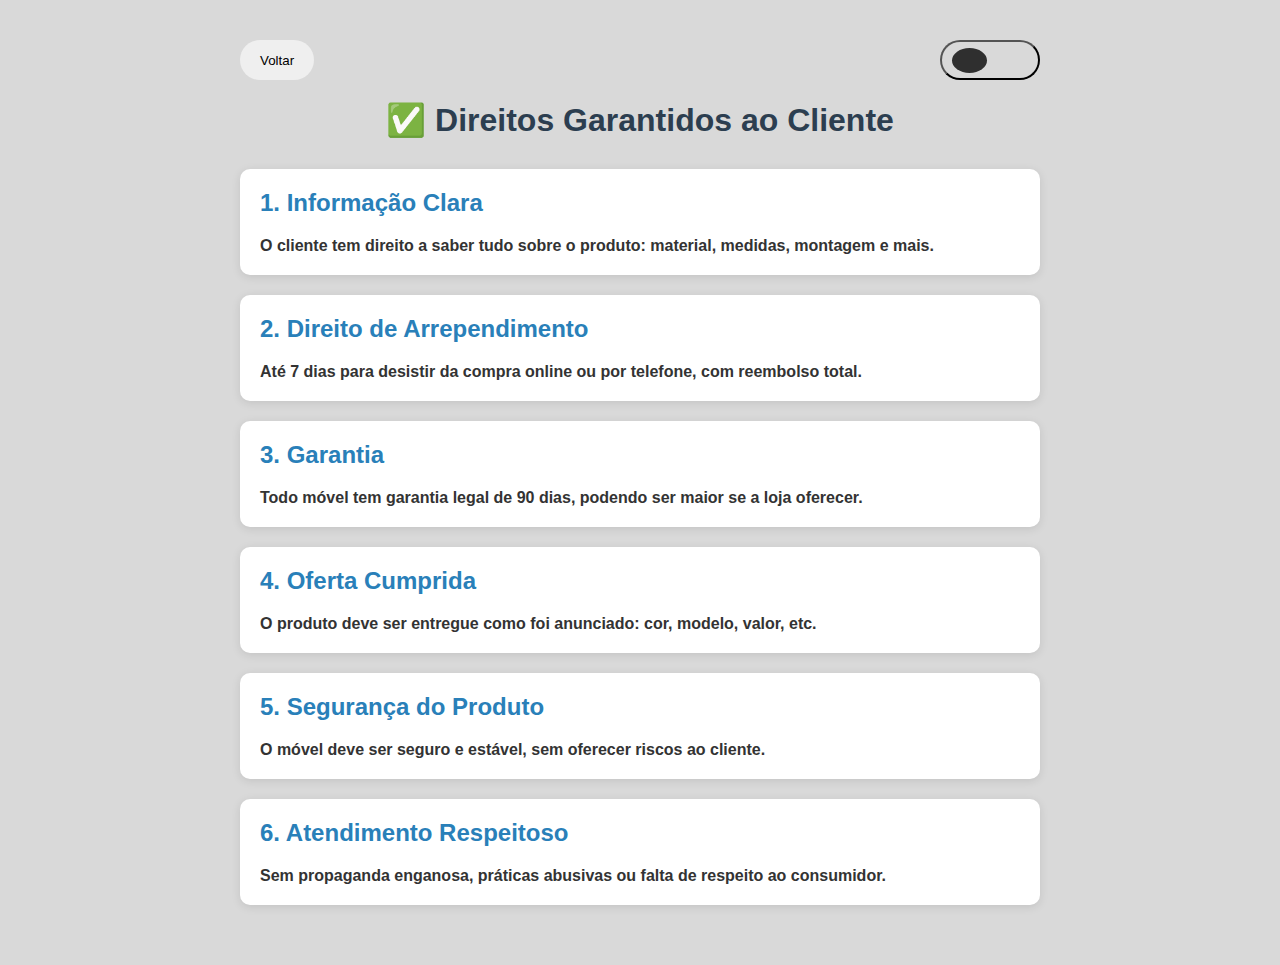
<file: direitos.html>
<!DOCTYPE html>
<html lang="pt-br">
<head>
  <meta charset="UTF-8">
  <meta name="viewport" content="width=device-width, initial-scale=1">
  <title>Direitos do Cliente</title>
  <link rel="shortcut icon" href="favicon-32x32.png" type="j/png">
  <link rel="stylesheet" href="direitosCSS.css">
</head>
<body>
<header>
  <nav class="botões">
    <button class="bvoltar" onclick="window.location.href = 'index.html'">Voltar</button>
    <button class="OnOff">
      <div class="circle"></div>
    </button>
  </nav>
</header>
  <h1>✅ Direitos Garantidos ao Cliente</h1>
<main>
  <div class="card">
    <h2>1. Informação Clara</h2>
    <p>O cliente tem direito a saber tudo sobre o produto: material, medidas, montagem e mais.</p>
  </div>


  <div class="card">
    <h2>2. Direito de Arrependimento</h2>
    <p>Até 7 dias para desistir da compra online ou por telefone, com reembolso total.</p>
  </div>

  <div class="card">
    <h2>3. Garantia</h2>
    <p>Todo móvel tem garantia legal de 90 dias, podendo ser maior se a loja oferecer.</p>
  </div>


  <div class="card">
    <h2>4. Oferta Cumprida</h2>
    <p>O produto deve ser entregue como foi anunciado: cor, modelo, valor, etc.</p>
  </div>


  <div class="card">
    <h2>5. Segurança do Produto</h2>
    <p>O móvel deve ser seguro e estável, sem oferecer riscos ao cliente.</p>
  </div>


  <div class="card">
    <h2>6. Atendimento Respeitoso</h2>
    <p>Sem propaganda enganosa, práticas abusivas ou falta de respeito ao consumidor.</p>
  </div>
</main>
<script src="direitos.js"></script>
</body>
</html>
</file>
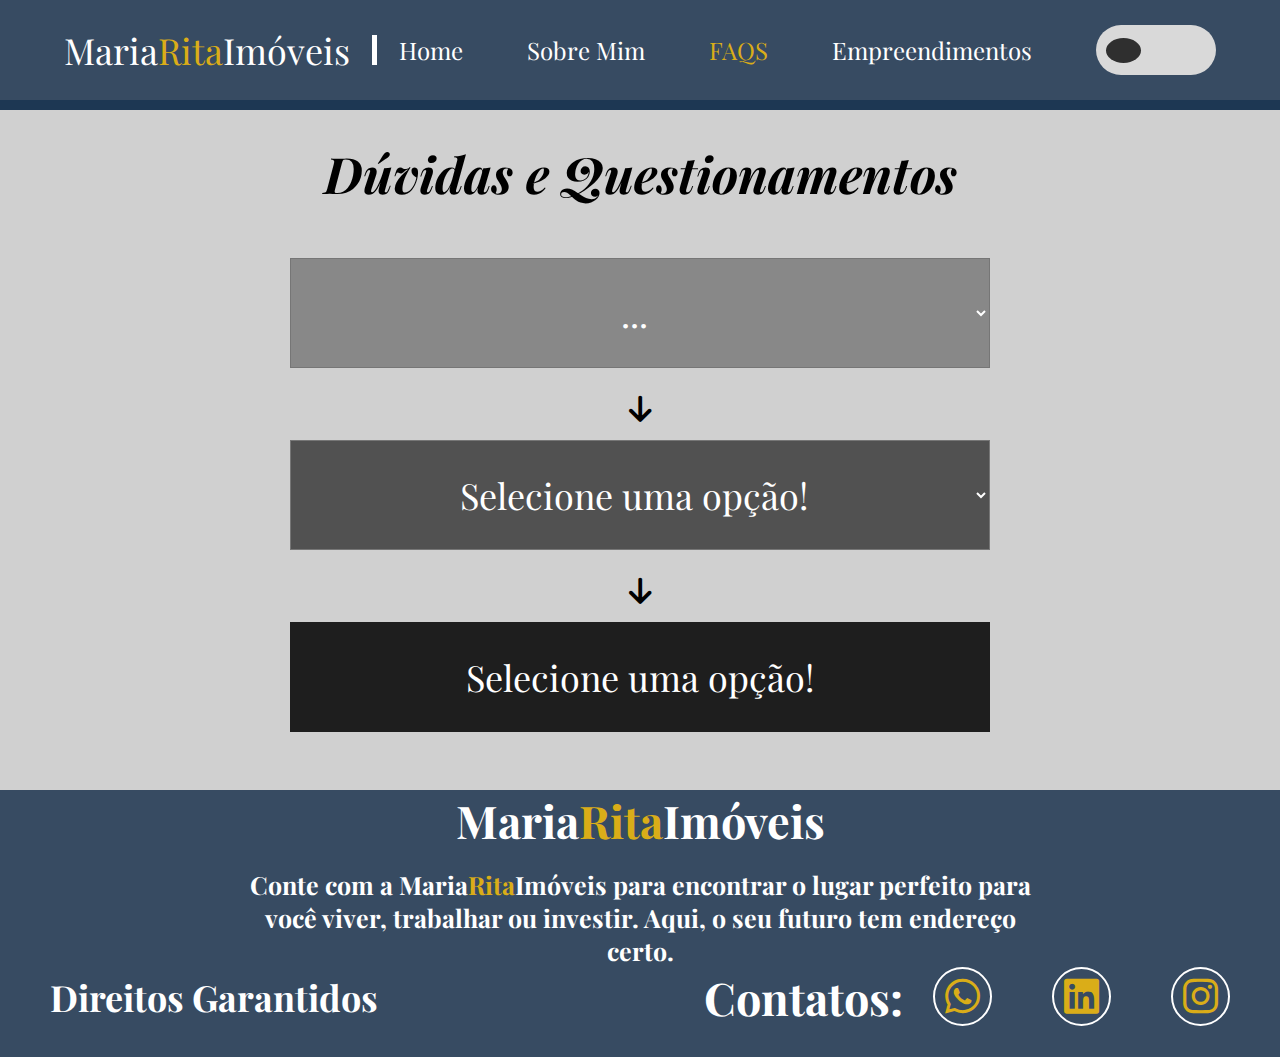
<file: FAQS.html>
<!DOCTYPE html>
<html lang="pt-br">
<head>
    <meta charset="UTF-8">
    <meta name="viewport" content="width=device-width, initial-scale=1.0">
    <title>MariaRitaImóveis - FAQS</title>
    <!--Importando o FontsAwesome-->
    <link rel="stylesheet" href="https://cdnjs.cloudflare.com/ajax/libs/font-awesome/6.7.2/css/all.min.css" integrity="sha512-Evv84Mr4kqVGRNSgIGL/F/aIDqQb7xQ2vcrdIwxfjThSH8CSR7PBEakCr51Ck+w+/U6swU2Im1vVX0SVk9ABhg==" crossorigin="anonymous" referrerpolicy="no-referrer" />
    <link rel="stylesheet" href="FAQSstyle.css">
    <link rel="shortcut icon" href="favicon-32x32.png" type="j/png">
</head>
<body>
    <header>
        <nav class="navbar">
            <button class="botton" onclick="Ative()"><i class="fa-solid fa-bars"></i></button>
            <div class="logo">
                <h2 id="loguinho">Maria<g>Rita</g>Imóveis</h2>
            </div>
            <div id="retangle"></div>
            <div id="selecao" class="selection">
                <button class="botton" onclick="Ative()"><i class="fa-solid fa-xmark"></i></button>
                <a class="primeiro" href="index.html">Home</a>
                <a class="primeiro" href="sobremim.html">Sobre Mim</a><!--O "g" serve para demarcar qual página está!!!-->
                <a class="primeiro" href=""><g>FAQS</g></a>
                <a class="primeiro" href="index.html">Empreendimentos</a>
                <botton onclick="DarkMode()">
                    <div id="OnOff">
                        <div id="circle"></div>
                    </div>
                </botton>
            </div>
        </nav>
        <div id="barraAzul"></div>
    </header>
    <main>
        <div id="all">
            <em>
                <h1 id="uau">Dúvidas e Questionamentos</h1>
            </em>
            <section>
                <select name="FAQS" id="FAQS">
                    <option value="opcao1">...</option>
                    <option value="opcao1">Sobre Financiamento e Compra</option>
                    <option value="opcao3">Sobre a Empresa</option>
                </select>
            </section>
            <i class="fa-solid fa-arrow-down"></i>
            <section>
                <select name="Quem" id="option2">
                    <option value="">Selecione uma opção!</option>
                </select>
            </section>
            <i class="fa-solid fa-arrow-down"></i>
            <section>
                <p id="option3">Selecione uma opção!</p>
            </section>
        </div><!--Esse all é o conteúdo da sua página, TODO sem excessão, então coloque tudo tirando a navbar dentro dele.-->
        <div class="rodape">
            <strong>
                <h2 id="Mariaritas">Maria<g>Rita</g>Imóveis</h2>
            </strong>
            <h2 id="descrod">Conte com a Maria<g>Rita</g>Imóveis para encontrar o lugar perfeito para você viver, trabalhar ou investir. Aqui, o seu futuro tem endereço certo.</h2>
            <div id="Contatos">
                <a href="direitos.html">Direitos Garantidos</a>
                <div class="co">
                    <h2>Contatos:</h2>
                    <div class="icones">
                        <a href="https://wa.me/557187069019 " target="_blank"><i class="fa-brands fa-whatsapp"></i></a>
                        <a href="https://www.linkedin.com/in/maria-rita-da-leal-bb1487162/" target="_blank"><i class="fa-brands fa-linkedin"></i></a>
                        <a href="https://www.instagram.com/mariarita.leal/" target="_blank"><i class="fa-brands fa-instagram"></i></a>
                    </div>
                </div>
            </div>
        </div>
    </main>
    <script src="FAQSscript.js"></script>
</body>
</html>
</file>
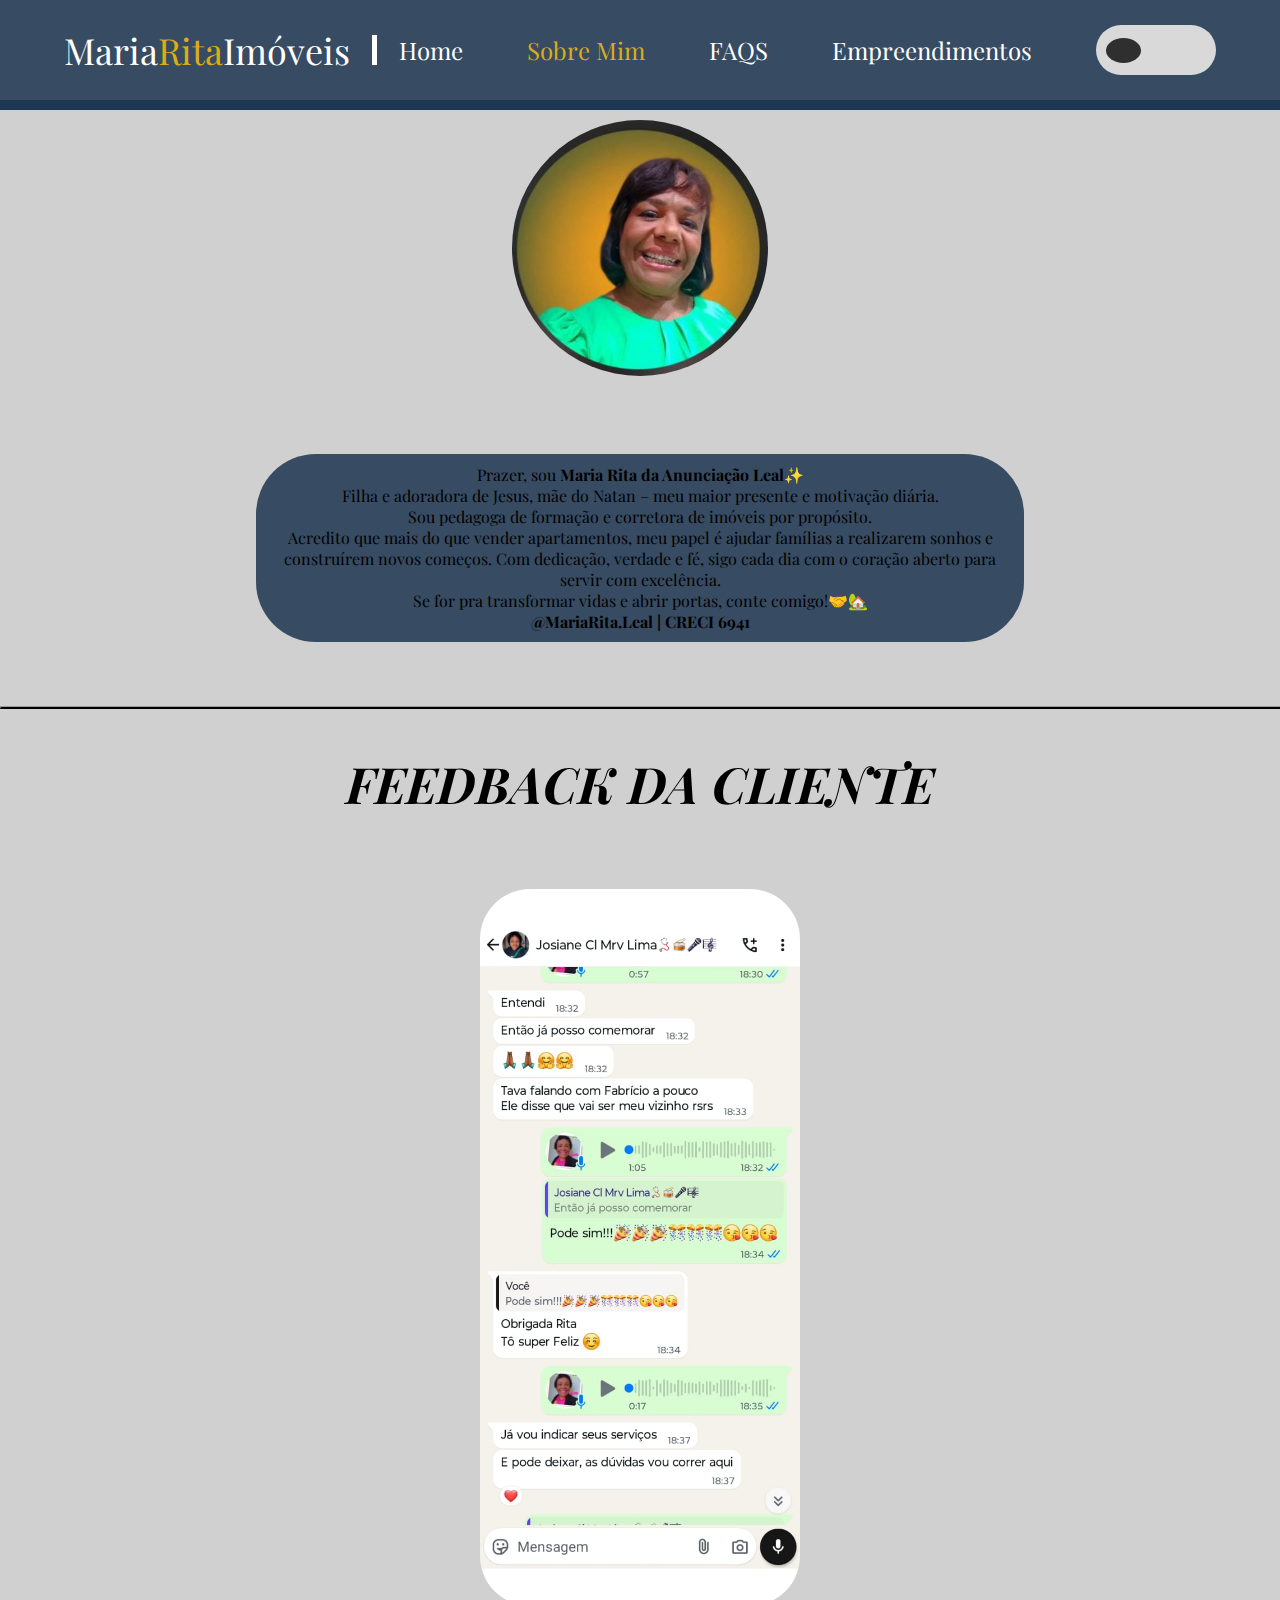
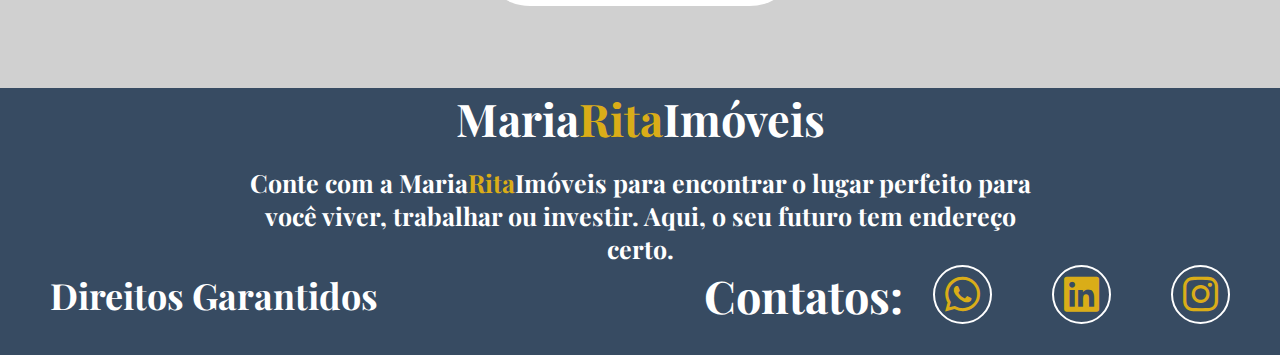
<file: sobremim.html>
<!DOCTYPE html>
<html lang="en">
<head>
    <meta charset="UTF-8">
    <meta name="viewport" content="width=device-width, initial-scale=1.0">
    <link rel="stylesheet" href="https://cdnjs.cloudflare.com/ajax/libs/font-awesome/6.7.2/css/all.min.css" integrity="sha512-Evv84Mr4kqVGRNSgIGL/F/aIDqQb7xQ2vcrdIwxfjThSH8CSR7PBEakCr51Ck+w+/U6swU2Im1vVX0SVk9ABhg==" crossorigin="anonymous" referrerpolicy="no-referrer" />
    <link rel="stylesheet" href="LucasCSS.css">
    <link rel="shortcut icon" href="favicon-32x32.png" type="j/png">
    <title>Sobre mim</title>
</head>
<body>

<!--inicio barra de navegação--> 

<header>
    <nav class="navbar">
        <button class="botton" onclick="Ative()"><i class="fa-solid fa-bars"></i></button>
    
        <div class="logo">
            <h2 id="loguinho">Maria<g>Rita</g>Imóveis</h2>
        </div>
        <div id="retangle"></div>
        <div id="selecao" class="selection">
            <button class="botton" onclick="Ative()"><i class="fa-solid fa-xmark"></i></button>
            <a class="primeiro" href="index.html">Home</a>
            <a class="primeiro" href=""><g>Sobre Mim</g></a><!--O "g" serve para demarcar qual página está!!!-->
            <a class="primeiro" href="FAQS.html">FAQS</a>
            <a class="primeiro" href="index.html">Empreendimentos</a>
            <botton onclick="DarkMode()">
                <div id="OnOff">
                    <div id="circle"></div>
                </div>
            </botton>
        </div>
    </nav>
    <div id="barraAzul"></div>
</header>

<!--fim barra de navegação--> 
<div id="all">


    <main>
        <section class="sobre mim">
<!--inicio imagem--> 
        
        <div class="img">
            <img id="img-perfil" src="foto.jpg" alt="Foto de perfil da Maria Rita"
            width="404px"; height="368px" >
        </div>

<!--fim imagem--> 

<!--inicio texto--> 

        <article>
            <div id="textin" class="texto">
                <p>
                    Prazer, sou <strong>Maria Rita da Anunciação Leal</strong>✨ <br>
                    Filha e adoradora de Jesus, mãe do Natan – meu maior presente e motivação diária. <br>
                    Sou pedagoga de formação e corretora de imóveis por propósito. <br>
            
                    Acredito que mais do que vender apartamentos, meu papel é ajudar famílias a realizarem sonhos e construírem novos começos.
                     Com dedicação, verdade e fé, sigo cada dia com o coração aberto para servir com excelência. <br>
            
                    Se for pra transformar vidas e abrir portas, conte comigo!🤝🏡 <br>
                        <strong>@MariaRita.Leal | CRECI 6941</strong>
                </p>
            </div>
        </article>

<!--fim texto--> 

<!--inicio linha separação--> 

        <hr>

<!--fim linha separação--> 
    
<!--inicio texto feedback--> 

        <div class="texto-feedback">
            <h2>
                FEEDBACK DA CLIENTE
            </h2>
        </div>

<!--FIM texto feedback--> 

<!--inicio feedbacks--> 

        <div class="feedback">
            <img src="avaliacao.jpg" alt="Feedback da cliente"
            wi>
        </div>
      
<!--fim respostas--> 

<!--inicio rodapé--> 

</div><!--Esse all é o conteúdo da sua página, TODO sem excessão, então coloque tudo tirando a navbar dentro dele.-->
<footer class="rodape">
    <h2 id="Mariaritas">Maria<g>Rita</g>Imóveis</h2>
    <h2 id="descrod">Conte com a Maria<g>Rita</g>Imóveis para encontrar o lugar perfeito para você viver, trabalhar ou investir. Aqui, o seu futuro tem endereço certo.</h2>
    <div id="Contatos">
        <a href="direitos.html">Direitos Garantidos</a>
        <div class="co">
            <h2>Contatos:</h2>
            <div class="icones">
                <a href="https://wa.me/557187069019 " target="_blank"><i class="fa-brands fa-whatsapp"></i></a>
                <a href="https://www.linkedin.com/in/maria-rita-da-leal-bb1487162/" target="_blank"><i class="fa-brands fa-linkedin"></i></a>
                <a href="https://www.instagram.com/mariarita.leal/" target="_blank"><i class="fa-brands fa-instagram"></i></a>
            </div>
        </div>
    </div>
</footer>

<!--fim rodapé--> 

    </section>
   </main>
 </header>
 <script src="LucasJs.js"></script>
</body>
</html>
</file>
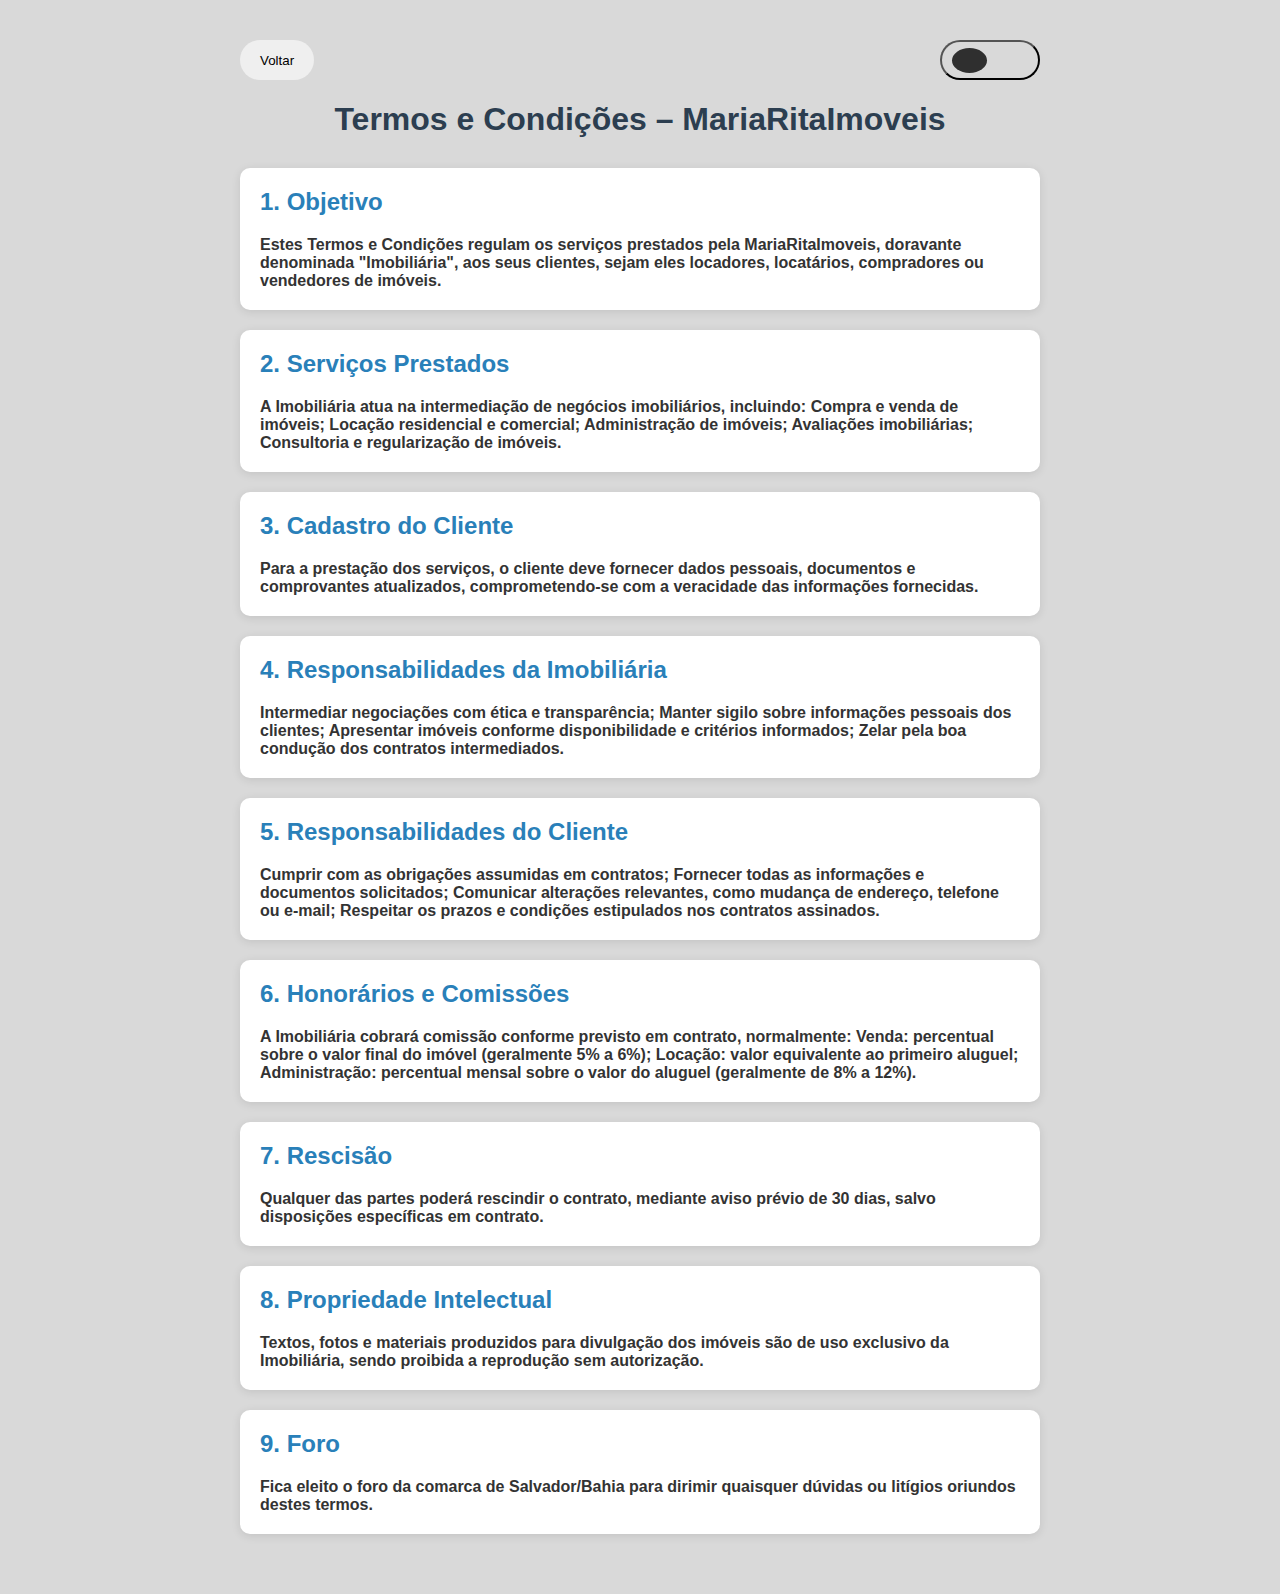
<file: TermosECondições.html>
<!DOCTYPE html>
<html lang="pt-br">
<head>
  <meta charset="UTF-8">
  <meta name="viewport" content="width=device-width, initial-scale=1">
  <link rel="shortcut icon" href="favicon-32x32.png" type="j/png">
  <title>MariaRitaImoveis - Termos e Condições</title>
  <link rel="stylesheet" href="direitosCSS.css">
</head>
<body>

  <div class="botões">
    <button class="bvoltar" onclick="window.location.href = 'index.html'">Voltar</button>
    <button class="OnOff">
      <div class="circle"></div>
    </button>
  </div>

  <h1>Termos e Condições – MariaRitaImoveis</h1>

  <div class="card">
    <h2>1. Objetivo</h2>
    <p>Estes Termos e Condições regulam os serviços prestados pela MariaRitaImoveis, doravante denominada "Imobiliária", aos seus clientes, sejam eles locadores, locatários, compradores ou vendedores de imóveis.</p>
  </div>

  <div class="card">
    <h2>2. Serviços Prestados</h2>
    <p>A Imobiliária atua na intermediação de negócios imobiliários, incluindo:

        Compra e venda de imóveis;
        
        Locação residencial e comercial;
        
        Administração de imóveis;
        
        Avaliações imobiliárias;
        
        Consultoria e regularização de imóveis.</p>
  </div>

  <div class="card">
    <h2>3. Cadastro do Cliente</h2>
    <p>Para a prestação dos serviços, o cliente deve fornecer dados pessoais, documentos e comprovantes atualizados, comprometendo-se com a veracidade das informações fornecidas.</p>
  </div>

  <div class="card">
    <h2>4. Responsabilidades da Imobiliária</h2>
    <p>Intermediar negociações com ética e transparência;

        Manter sigilo sobre informações pessoais dos clientes;
        
        Apresentar imóveis conforme disponibilidade e critérios informados;
        
        Zelar pela boa condução dos contratos intermediados.</p>
  </div>

  <div class="card">
    <h2>5. Responsabilidades do Cliente</h2>
    <p>Cumprir com as obrigações assumidas em contratos;

        Fornecer todas as informações e documentos solicitados;
        
        Comunicar alterações relevantes, como mudança de endereço, telefone ou e-mail;
        
        Respeitar os prazos e condições estipulados nos contratos assinados.</p>
  </div>

  <div class="card">
    <h2>6. Honorários e Comissões</h2>
    <p>A Imobiliária cobrará comissão conforme previsto em contrato, normalmente:

        Venda: percentual sobre o valor final do imóvel (geralmente 5% a 6%);
        
        Locação: valor equivalente ao primeiro aluguel;
        
        Administração: percentual mensal sobre o valor do aluguel (geralmente de 8% a 12%).</p>
  </div>

  <div class="card">
    <h2>7. Rescisão</h2>
    <p>Qualquer das partes poderá rescindir o contrato, mediante aviso prévio de 30 dias, salvo disposições específicas em contrato.</p>
  </div>

  <div class="card">
    <h2>8. Propriedade Intelectual</h2>
    <p>Textos, fotos e materiais produzidos para divulgação dos imóveis são de uso exclusivo da Imobiliária, sendo proibida a reprodução sem autorização.</p>
  </div>

  <div class="card">
    <h2>9. Foro</h2>
    <p>Fica eleito o foro da comarca de Salvador/Bahia para dirimir quaisquer dúvidas ou litígios oriundos destes termos.</p>
  </div>

<script src="direitos.js"></script>
</body>
</html>
</file>
<file: direitosCSS.css>
:root{
  --color-segundaria: #DAAD18;
  --color-rei: #374B62;
  --color-whitesimilar: #D9D9D9;
  --color-blacksimilar: #2F2F2F;
  --color-barra: #1D3753;
  --color-azul: #202070;
}

body {
    font-family: Arial, sans-serif;
    background: var(--color-whitesimilar);
    color: #333;
    padding: 40px;
    max-width: 800px;
    margin: auto;
    transition: 250ms;
    font-weight: 600;
  }
.botões{
  display: flex;
  justify-content: space-between
}
  h1 {
    color: #2c3e50;
    text-align: center;
    margin-bottom: 30px;
  }
  .card {
    background: white;
    border-radius: 10px;
    padding: 20px;
    margin-bottom: 20px;
    box-shadow: 0 2px 10px rgba(0,0,0,0.1);
    transition: 250ms;
  }
  .card h2 {
    color: #2980b9;
    margin-top: 0;
    transition: 250ms;
  }
  .card p {
    margin: 0;
    transition: 250ms;
  }

  /* Dark Mode */

  .card.DarkMode{
    background: rgb(54, 61, 65);
  }

  h1.DarkMode{
    color: #8d98d4;
  }
  .card p.DarkMode{
    color: #f9f9f9;
  }
  .card h2.DarkMode{
    color: #8092e5;
  }
  body.DarkMode{
    background: #252a2b;
  }
.bvoltar{
  border-radius: 30px;
  border: none;
  cursor: pointer;
  padding: 10px;
  padding-left: 20px;
  padding-right: 20px;
  transition: 250ms;
}
.bvoltar:hover{
  scale: 1.2;
}
  .OnOff{
    background-color: var(--color-whitesimilar);
    width: 100px;
    height: 40px;
    border-radius: 50px;
    display: flex;
    align-items: center;
    padding: 5px 10px;
    justify-content: left;
    transition: 0.8s;
    cursor: pointer;
}
.circle{
    background-color: var(--color-blacksimilar);
    width: 35px;
    height: 25px;
    border-radius: 50%;
    transition: 250ms;
}

.OnOff.OnOn{
  background-color: var(--color-blacksimilar);
  width: 100px;
  height: 40px;
  border-radius: 50px;
  display: flex;
  align-items: center;
  padding: 5px 10px;
  justify-content: left;
  transition: 0.8s;
}
.circle.CircleOn{
  background-color: rgb(138, 138, 138);
  width: 35px;
  height: 25px;
  border-radius: 50%;
  transform: translateX(40px);
}
</file>
<file: FAQSstyle.css>
@import url('https://fonts.googleapis.com/css2?family=Playfair+Display:ital,wght@0,400..900;1,400..900&display=swap');
*{
    margin: 0;
    padding: 0;
}
:root{
    --color-segundaria: #DAAD18;
    --color-rei: #374B62;
    --color-barra: #1D3753;
}
h1{
    font-size: 50px;
    margin-top: 30px;
    color: black;
    text-align: center;
}
.navbar{
    color: white;
    background-color: var(--color-rei);
    display: flex;
    flex-direction: row;
    align-items: center;
    justify-content: space-between;
    position: sticky;
    top: 0;
    height: 100px;
    padding: 0 5% 0 5%;
    font-family: "Playfair Display", serif;
    z-index: 51;
}
.preto-mode{
    color: black !important;
}
.preto-mode:hover{
    color: var(--color-segundaria) !important;
    transform: scale(1.2);
}
.navbar h2,h3{
    font-weight: 400;
}
body{
    font-family: "Playfair Display", serif;
    background-color: #D0D0D0;
    transition: 0.8s;
}
#barraAzul{
    width: 100%;
    height: 10px;
    background-color: var(--color-barra);
    position: sticky;
    top: 100px;
    z-index: 50;
}
.DarkMode{
    background-color: rgb(20, 20, 20);
}
.navbar h2{
    font-size: 36px;
}
.navbar a{
    font-size: 24px;
    color: white;
    text-decoration: none;
    transition: 0.5s;
}
.navbar a:hover{
    color: var(--color-segundaria);
    transform: scale(1.2);
}
.navbar g{
    color: var(--color-segundaria);
}
#retangle{
    background-color: white;
    width: 5px;
    height: 30px;
    transition: 0.8s;
}
#OnOff{
    background-color: #D9D9D9;
    width: 100px;
    height: 40px;
    border-radius: 50px;
    display: flex;
    align-items: center;
    padding: 5px 10px;
    justify-content: left;
    transition: 0.8s;
}
#all i{
    font-size: 30px;
    margin: 0;
}
#circle{
    background-color: #2F2F2F;
    width: 35px;
    height: 25px;
    border-radius: 50%;
}
.selection{
    display: flex;
    flex-direction: row;
    gap: 4em;
    align-items: center;
}
.logo{
    margin: 0;
}
.botton{
    display: none;
}
.botton i{
    font-size: 25px;
    border: 0;
    border-color: transparent;
    background-color: var(--color-rei);
    color: white;
}
#all{
    display: flex;
    flex-direction: column;
    align-items: center;
    justify-content: center;
    gap: 1em;
}
select, p{
    color: white;
    font-family: "Playfair Display", serif;
    font-size: 36px;
    width: 700px;
    height: 110px;
    text-align: center;
    place-content: center;
    margin-bottom: 10px;
}
.resposta{
    color: white;
    font-family: "Playfair Display", serif;
    font-size: 24px;
    width: 700px;
    height: 300px;
    text-align: center;
    place-content: initial;
}
.resposta2{
    color: white;
    font-family: "Playfair Display", serif;
    font-size: 24px;
    width: 700px;
    height: 400px;
    text-align: center;
    place-content: initial;
}
.resposta1{
    color: white;
    font-family: "Playfair Display", serif;
    font-size: 24px;
    width: 700px;
    height: 500px;
    text-align: center;
    place-content: initial;
}
#FAQS{
    background-color: #888888;
    margin-top: 5%;
}
#option2{
    background-color: #515151;
}
#option3{
    background-color: #1E1E1E;
}
@keyframes darkmodeactive {
        from{justify-content: left;}
        to{justify-content: right;}
}
.rodape{
    background-color: var(--color-rei);
    width: 100%;
    display: flex;
    flex-direction: column;
    justify-content: center;
    text-align: center;
    padding-bottom: 30px;
    margin-top: 3em;
}
#Contatos{
    display: flex;
    flex-direction: row;
    align-items: center;
    font-size: 30px;
    justify-content: space-between;
    margin-inline: 50px;
    align-items: center;
}
.co{
    display: flex;
    flex-direction: row;
    gap: 1em;
}
#Contatos h2{
    color: white;
}
#Contatos a:hover{
    transform: scale(1.1);
    color: var(--color-segundaria);
    transition: 0.5s;
}
#Contatos a{
    color: white;
    text-decoration: none;
    font-size: 36px;
    font-weight: 700;
}
.icones{
    display: flex;
    flex-direction: row;
    gap: 2em;
}
.icones i{
    font-size: 40px;
    border-radius: 50%;
    border: 2px solid white;
    padding: 10px;
    line-height: 35px;
    color: var(--color-segundaria);
    transition: 0.8s;
}
.icones i:hover{
    transform: scale(1.2);
    color: white;
    border-color: var(--color-segundaria);
}
#descrod{
    margin: auto;
    color: white;
    font-size: 25px;
    width: 800px;
}
.rodape g{
    color: var(--color-segundaria);
}
#Mariaritas{
    color: white;
    font-size: 45px;
    margin-bottom: 2vh;
}
@media screen and (max-width: 768px) and (min-width: 426px) {
    .botton{
        display: block;
        border: 0;
    }
    .selection{
        position: fixed;
        flex-direction: column;
        height: 100%;
        width: 60vw;
        margin-left: -100vw;
        top: 30px;
        animation-duration: 1s;
        z-index: 51;
        background-color: var(--color-rei);
        gap: 3em;
    }
     #FAQS, #option2, #option3{
        transform: scale(0.7);
    }
    .co{
        display: flex;
        flex-direction: column;
    }
    #descrod{
        transform: scale(0.7);
    }
    #Contatos{
        margin: 0;
    }
    #retangle{
        display: none;
    }
    @keyframes animacao {
        from{
            margin-left: -100vw;
        }
        to{
            margin-left: -10vw;
        }
    }
}
@media screen and (max-width: 425px) and (min-width: 376px) {
    .botton{
        display: block;
        border: 0;
    }
    .selection{
        position: fixed;
        flex-direction: column;
        height: 100%;
        width: 55vw;
        margin-left: -100vw;
        top: 30px;
        animation-duration: 1s;
        z-index: 51;
        background-color: var(--color-rei);
        gap: 3em;
    }
    #FAQS, #option2, #option3{
        transform: scale(0.5);
    }
    #descrod{
        font-size: 15px;
        width: 300px;
    }
    #Mariaritas{
        font-size: 20px;
    }
    #Contatos{
        margin-top: 15px;
        margin-inline: 0;
        align-items: flex-start;
    }
    .co{
        flex-direction: column;
        gap: 0;
    }
    .icones{
        font-size: 10px;
    }
    .icones i{
        transform: scale(0.8);
    }
    #Contatos a, #Contatos h2{
        font-size: 20px;
    }
    #retangle{
        display: none;
    }
    @keyframes animacao {
        from{
            margin-left: -100vw;
        }
        to{
            margin-left: -10vw;
        }
    }
}
@media screen and (max-width: 375px) {
    .navbar h2{
        transform: scale(0.8);
    }
    h1{
        transform: scale(0.6);
    }
    .navbar a{
        transform: scale(0.8);
    }
    #OnOff{
        transform: scale(0.8);
    }
    #FAQS, #option2, #option3{
        transform: scale(0.4);
        margin-bottom: 0;
    }
    .botton{
        display: block;
        border: 0;
    }
    .selection{
        position: fixed;
        flex-direction: column;
        height: 100%;
        width: 60vw;
        margin-left: -100vw;
        top: 30px;
        animation-duration: 1s;
        z-index: 51;
        background-color: var(--color-rei);
        gap: 3em;
    }
    .navbar{
        width: 100%;
        padding: 0;
    }
    #retangle{
        display: none;
    }
    #descrod{
        font-size: 15px;
        width: 300px;
    }
    #Mariaritas{
        font-size: 20px;
    }
    #Contatos{
        flex-direction: column;
        margin-top: 15px;
        margin-inline: 0;
        align-items: center;
        gap: 1em;
    }
    .co{
        flex-direction: column;
        gap: 0;
    }
    .icones{
        font-size: 10px;
    }
    .icones i{
        transform: scale(0.8);
    }
    #Contatos a, #Contatos h2{
        font-size: 20px;
    }
    @keyframes animacao {
        from{
            margin-left: -100vw;
        }
        to{
            margin-left: -10vw;
        }
    }
}
@media screen and (max-width: 1200px) {
    .selection{
        gap: 3em;
        width: 40vw;
    }
    .navbar a{
        font-size: 20px;
    }    
}
@media screen and (min-width: 2250px) {
    .navbar h2{
        transform: scale(2);
        margin-left: 100px;
    }
    #FAQS, #option2, #option3{
        transform: scale(2);
    }
    .navbar a, #all i{
        transform: scale(2);
    }
    #all{
        gap: 5em;
    }
    .selection{
        gap:15em;
    }
    #retangle{
        height: 60px;
    }
    .rodape{
        margin-top: 100px;
        position: sticky;
        bottom: 0;
    }
}
</file>
<file: LucasCSS.css>
/* incicio barra de navegação*/

@import url('https://fonts.googleapis.com/css2?family=Playfair+Display:ital,wght@0,400..900;1,400..900&display=swap');
*{
    margin: 0;
    padding: 0;
}
:root{
    --color-segundaria: #DAAD18;
    --color-barra: #1D3753;
    --color-rei: #374B62;
}
.navbar{
    color: white;
    background-color: var(--color-rei);
    display: flex;
    flex-direction: row;
    align-items: center;
    justify-content: space-between;
    position: sticky;
    top: 0;
    height: 100px;
    padding: 0 5% 0 5%;
    font-family: "Playfair Display", serif;
    z-index: 51;
    transition: 0.8s;
}
.preto-mode{
    color: black !important;
}
.preto-mode:hover{
    color: var(--color-segundaria) !important;
    transform: scale(1.2);
}
.navbar h2,h3{
    font-weight: 400;
}
body{
    font-family: "Playfair Display", serif;
    background-color: #D0D0D0;
    transition: 0.8s;
}
#barraAzul{
    width: 100%;
    height: 10px;
    background-color: var(--color-barra);
    position: sticky;
    top: 100px;
    z-index: 50;
    transition: 0.8s;
}
#textin{
    transition: 0.8s;
}
.DarkMode{
    background-color: rgb(20, 20, 20);
}
.navbar h2{
    font-size: 36px;
}
.navbar a{
    font-size: 24px;
    color: white;
    text-decoration: none;
    transition: 0.5s;
}
.navbar a:hover{
    color: var(--color-segundaria);
    transform: scale(1.2);
}
.navbar g{
    color: var(--color-segundaria);
}
#retangle{
    background-color: white;
    width: 5px;
    height: 30px;
    transition: 0.8s;
}
#OnOff{
    background-color: #D9D9D9;
    width: 100px;
    height: 40px;
    border-radius: 50px;
    display: flex;
    align-items: center;
    padding: 5px 10px;
    justify-content: left;
    transition: 0.8s;
}
#circle{
    background-color: #2F2F2F;
    width: 35px;
    height: 25px;
    border-radius: 50%;
}
.selection{
    display: flex;
    flex-direction: row;
    gap: 4em;
    align-items: center;
}
.logo{
    margin: 0;
}
.botton{
    display: none;
}
.botton i{
    font-size: 25px;
    border: 0;
    border-color: transparent;
    background-color: var(--color-rei);
    color: white;
}
@keyframes darkmodeactive {
        from{justify-content: left;}
        to{justify-content: right;}
}
.rodape{
    background-color: var(--color-rei);
    width: 100%;
    display: flex;
    flex-direction: column;
    justify-content: center;
    text-align: center;
    padding-bottom: 30px;
    margin-top: 3em;
    transition: 0.8s;
}
#Contatos{
    display: flex;
    flex-direction: row;
    align-items: center;
    font-size: 30px;
    justify-content: space-between;
    margin-inline: 50px;
    align-items: center;
}
.co{
    display: flex;
    flex-direction: row;
    gap: 1em;
}
#Contatos h2{
    color: white;
}
#Contatos a:hover{
    transform: scale(1.1);
    color: var(--color-segundaria);
    transition: 0.5s;
}
#Contatos a{
    color: white;
    text-decoration: none;
    font-size: 36px;
    font-weight: 700;
}
.icones{
    display: flex;
    flex-direction: row;
    gap: 2em;
}
.icones i{
    font-size: 40px;
    border-radius: 50%;
    border: 2px solid white;
    padding: 10px;
    line-height: 35px;
    color: var(--color-segundaria);
    transition: 0.8s;
}
.icones i:hover{
    transform: scale(1.2);
    color: white;
    border-color: var(--color-segundaria);
}
#descrod{
    margin: auto;
    color: white;
    font-size: 25px;
    width: 800px;
}
.rodape g{
    color: var(--color-segundaria);
}
#Mariaritas{
    color: white;
    font-size: 45px;
    margin-bottom: 2vh;
}
@media screen and (max-width: 768px) and (min-width: 426px) {
    .botton{
        display: block;
        border: 0;
    }
    .selection{
        position: fixed;
        flex-direction: column;
        height: 100%;
        width: 55vw;
        margin-left: -100vw;
        top: 30px;
        animation-duration: 1s;
        z-index: 51;
        background-color: var(--color-rei);
        gap: 3em;
    }
    .feedback img{
        width: 300px !important;
        height: 550px !important;
    }
    .co{
        display: flex;
        flex-direction: column;
    }
    #descrod{
        transform: scale(0.7);
    }
    #Contatos{
        margin: 0;
    }
    #retangle{
        display: none;
    }
    @keyframes animacao {
        from{
            margin-left: -100vw;
        }
        to{
            margin-left: -10vw;
        }
    }
}
@media screen and (max-width: 425px) and (min-width: 376px) {
    .botton{
        display: block;
        border: 0;
    }
    .feedback img{
        width: 250px !important;
        height: 400px !important;
    }
    .selection{
        position: fixed;
        flex-direction: column;
        height: 100%;
        width: 55vw;
        margin-left: -100vw;
        top: 30px;
        animation-duration: 1s;
        z-index: 51;
        background-color: var(--color-rei);
        gap: 3em;
    }
    #descrod{
        font-size: 15px;
        width: 300px;
    }
    #Mariaritas{
        font-size: 20px;
    }
    #Contatos{
        margin-top: 15px;
        margin-inline: 0;
        align-items: flex-start;
    }
    .co{
        flex-direction: column;
        gap: 0;
    }
    .icones{
        font-size: 10px;
    }
    .icones i{
        transform: scale(0.8);
    }
    #Contatos a, #Contatos h2{
        font-size: 20px;
    }
    #retangle{
        display: none;
    }
    @keyframes animacao {
        from{
            margin-left: -100vw;
        }
        to{
            margin-left: -10vw;
        }
    }
}
@media screen and (max-width: 375px) {
    .navbar h2{
        transform: scale(0.8);
    }
    .navbar a{
        transform: scale(0.8);
    }
    #OnOff{
        transform: scale(0.8);
    }
    .botton{
        display: block;
        border: 0;
    }
    .selection{
        position: fixed;
        flex-direction: column;
        height: 100%;
        width: 65vw;
        margin-left: -100vw;
        top: 30px;
        animation-duration: 1s;
        z-index: 51;
        background-color: var(--color-rei);
        gap: 3em;
    }
    .navbar{
        width: 100%;
        padding: 0;
    }
    #retangle{
        display: none;
    }
    #descrod{
        font-size: 15px;
        width: 300px;
    }
    #Mariaritas{
        font-size: 20px;
    }
    #Contatos{
        margin-top: 15px;
        margin-inline: 0;
        gap: 1em;
        align-items: center;
        flex-direction: column;
    }
    .co{
        flex-direction: column;
        gap: 0;
    }
    .img img{
        width: 250px !important;
        height: 250px !important;
    }
    .texto-feedback h2{
        font-size: 40px !important;
    }
    .feedback img{
        width: 250px !important;
        height: 450px !important;
    }
    .icones{
        font-size: 10px;
    }
    .icones i{
        transform: scale(0.8);
    }
    #Contatos a, #Contatos h2{
        font-size: 20px;
    }
    @keyframes animacao {
        from{
            margin-left: -100vw;
        }
        to{
            margin-left: -10vw;
        }
    }
}
@media screen and (max-width: 1200px) and (min-width: 769px) {
    .selection{
        gap: 3em;
        width: 40vw;
    }
    .navbar a{
        font-size: 20px;
    }    
}
@media screen and (min-width: 2250px) {
    .navbar h2{
        transform: scale(2);
        margin-left: 100px;
    }
    .navbar a, #all i{
        transform: scale(2);
    }
    .selection{
        gap:15em;
    }
    #retangle{
        height: 60px;
    }
    .rodape{
        margin-top: 100px;
        position: sticky;
        bottom: 0;
    }
}

/* fim barra de navegação*/


/* incicio Estilo Geral*/

*{
    text-align: center;
}

body{
    background-color: #D0D0D0;
}

/* fim Estilo Geral*/

/* incicio imagem + texto*/

.img{
    padding: 10px;
}

#img-perfil{
    width: 20vw;
    height: 20vw;
    background: #6E6E6E;
    border-radius: 50%;
}

.texto{
    background: var(--color-rei);
    margin: 5%;
    margin-right: 20%;
    margin-left: 20% ;
    padding: 10px;
    border-radius: 60px;
}

/* fim imagem + texto*/

/* incicio linha de separação*/

hr{
    width: 100%;
    border-bottom: 2px solid rgba(0, 0, 0, 1);
}

/* fim linha de separação*/

/* incicio titulo feedback*/

.texto-feedback h2{
    color: rgba(0, 0, 0, 1);
    font-family: Playfair Display;
    font: 700;
    font-size: 50px;
    font-style: italic;
    line-height: 100%;
    letter-spacing: 0%;
    padding: 50px ;
}

/* fim titulo feedback*/

/* incicio feedbacks*/

.feedback img{
    margin: 30px;
    width: 25%;
    height: 25%;
    border-radius: 50px;
}

.textoDark{
    background-color: rgb(35, 35, 35);
}
</file>
